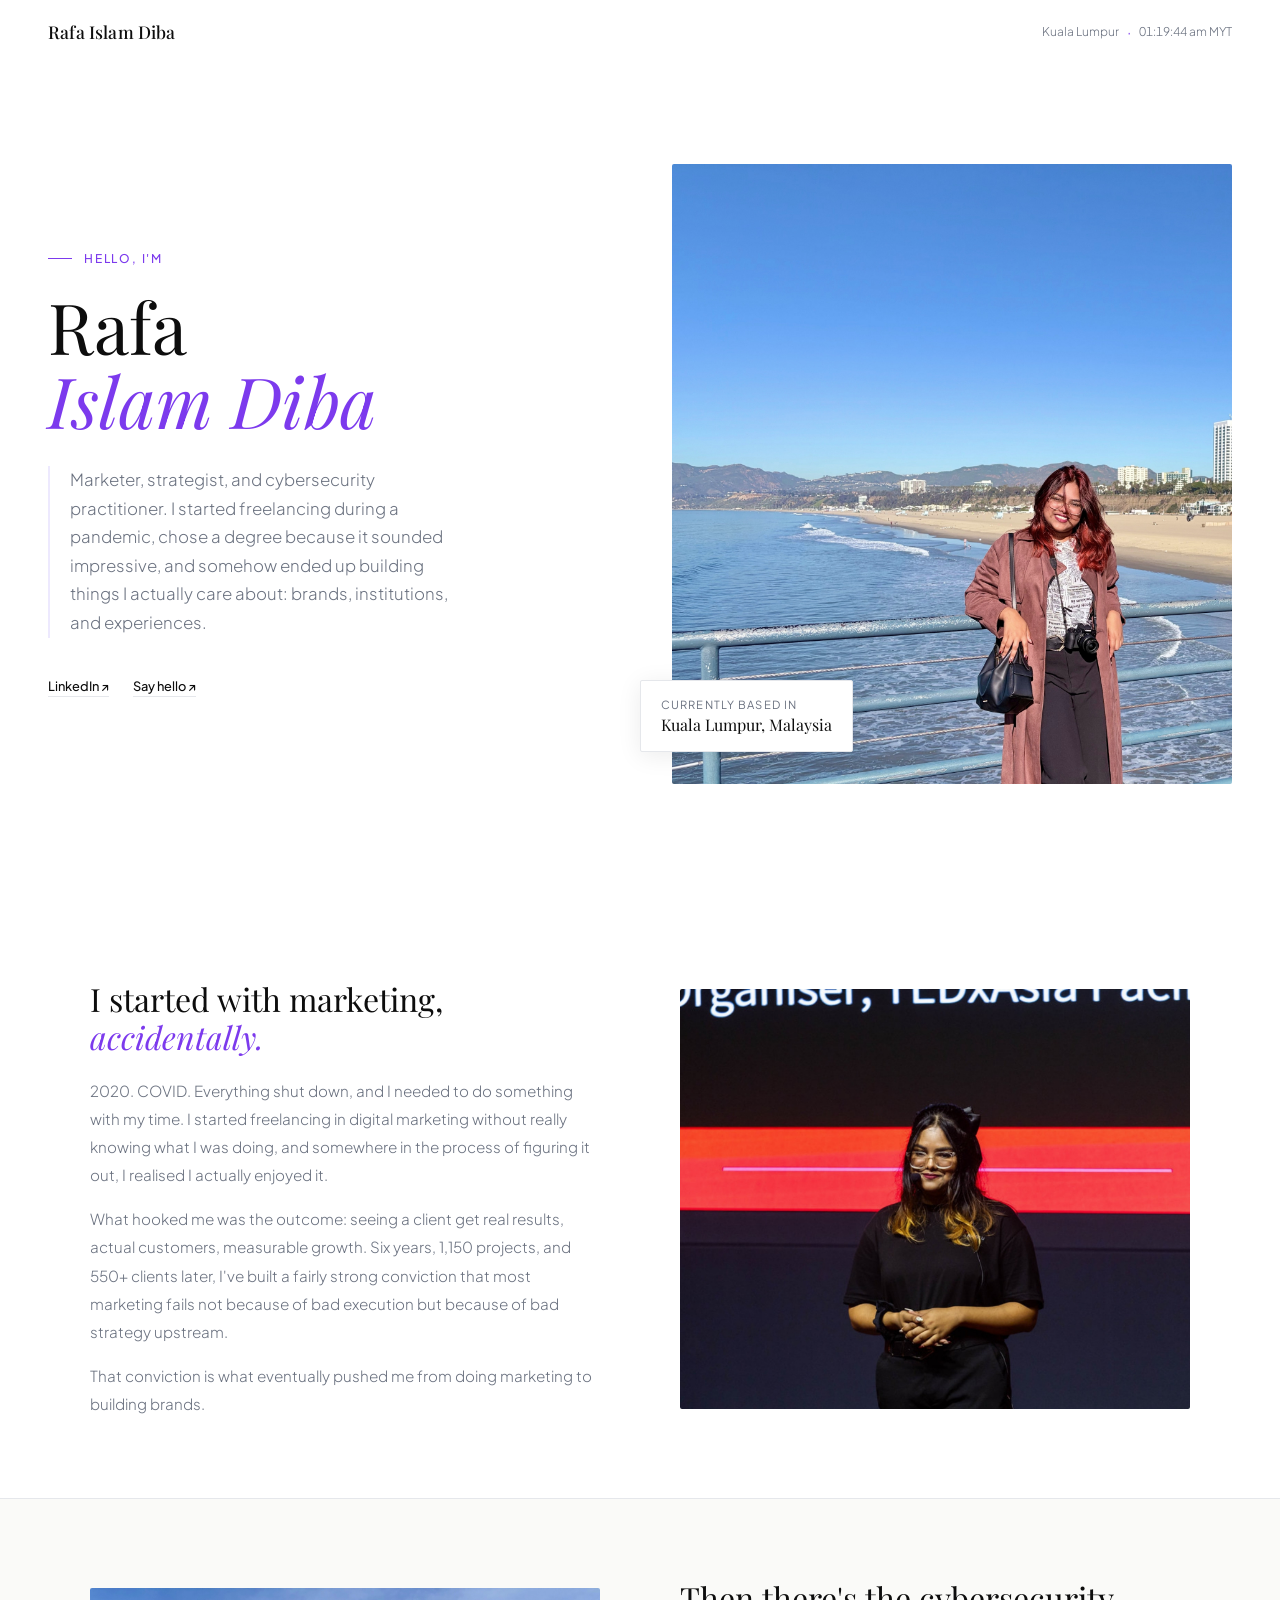
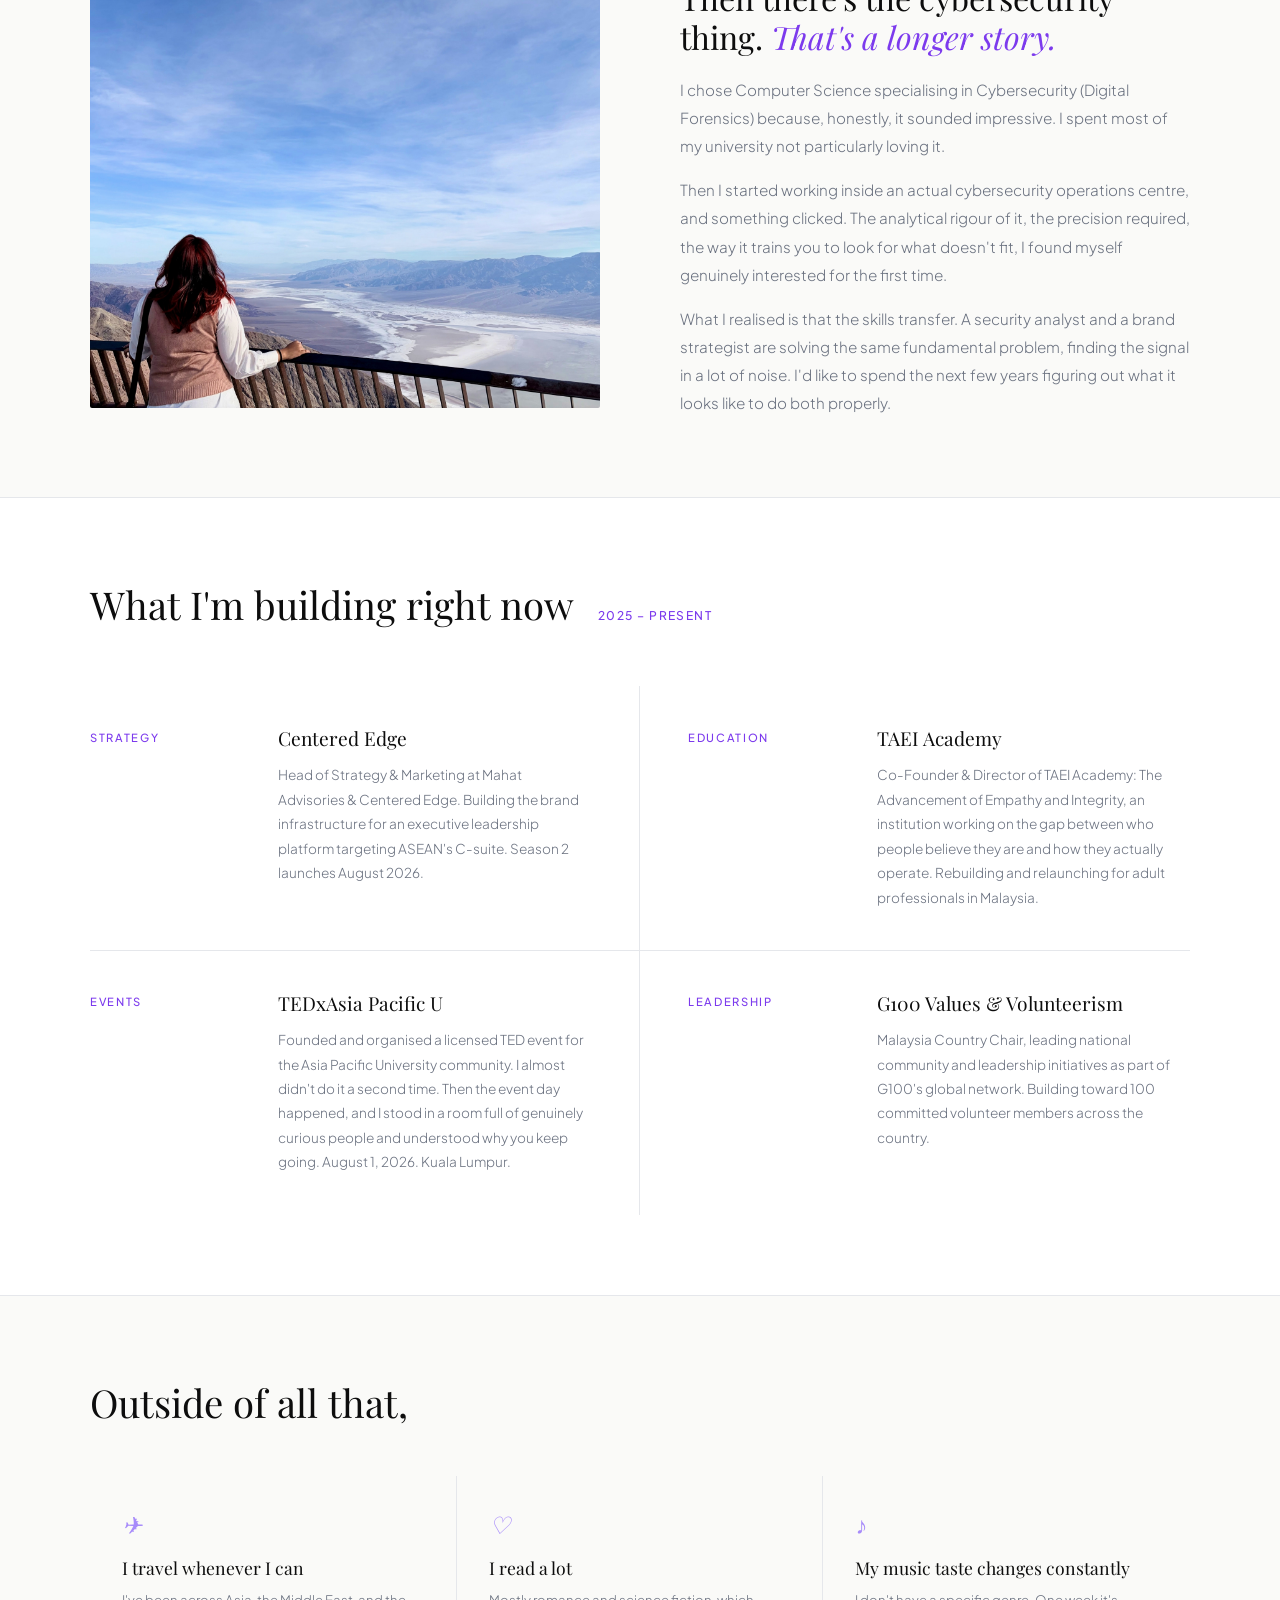
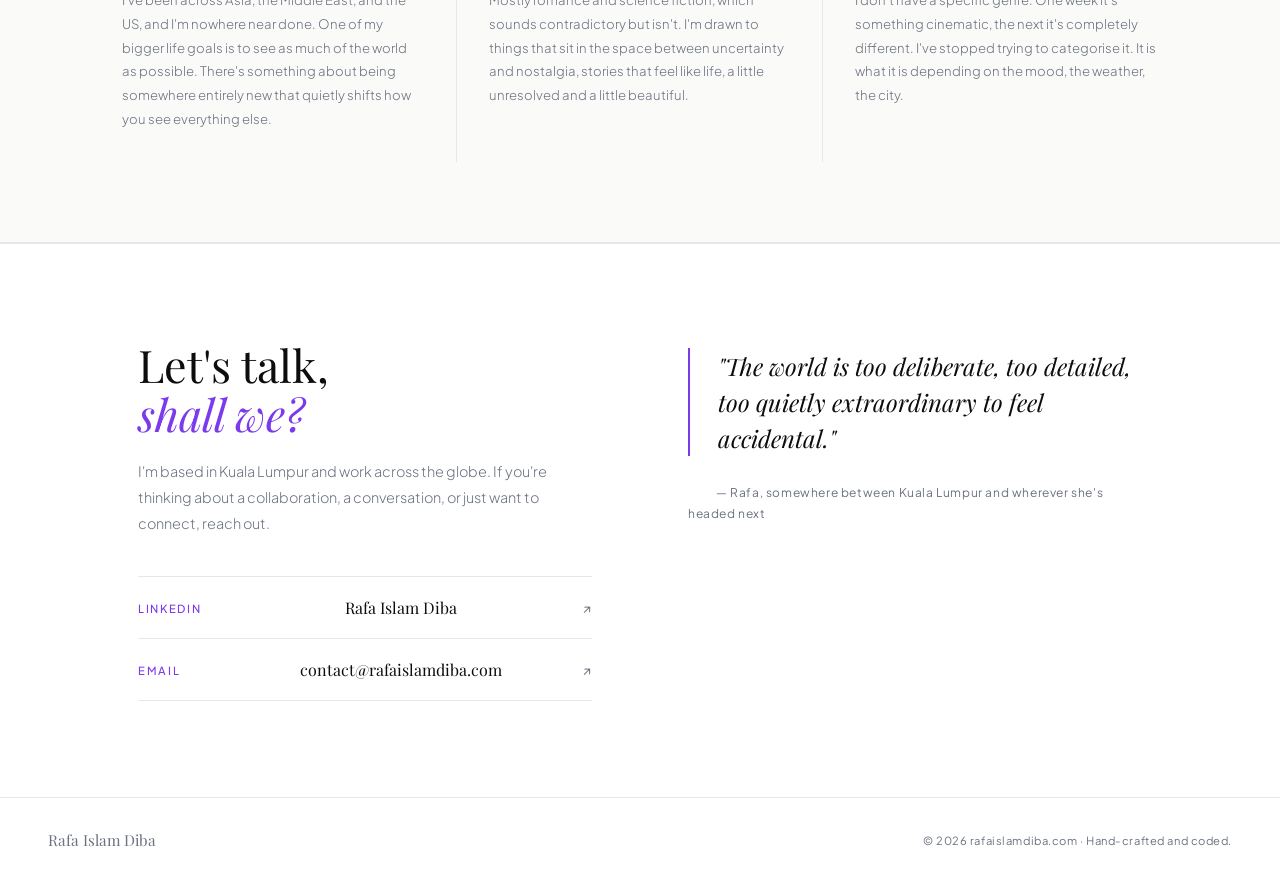
<file: index.html>
<!DOCTYPE html>
<html lang="en">
<head>
  <meta charset="UTF-8" />
  <meta name="viewport" content="width=device-width, initial-scale=1.0" />
  <title>Rafa Islam Diba: Marketing Strategist & Brand Builder | Kuala Lumpur</title>
  <meta name="description" content="Rafa Islam Diba is a marketing strategist, brand builder, and cybersecurity practitioner based in Kuala Lumpur. Co-Founder of TAEI Academy and Founder of TEDxAsia Pacific U." />
  <meta name="keywords" content="Rafa Islam Diba, Rafaya Islam Diba, marketing strategist, brand strategy, cybersecurity, digital marketing, Kuala Lumpur, ASEAN, TEDx, TAEI Academy" />
  <meta name="author" content="Rafa Islam Diba" />
  <meta property="og:title" content="Rafa Islam Diba: Marketing Strategist & Brand Builder" />
  <meta property="og:description" content="Marketer, strategist, and cybersecurity practitioner based in Kuala Lumpur. Building brands, institutions, and experiences across ASEAN." />
  <meta property="og:url" content="https://rafaislamdiba.com" />
  <meta property="og:type" content="website" />
  <meta name="twitter:card" content="summary" />
  <meta name="twitter:title" content="Rafa Islam Diba" />
  <meta name="twitter:description" content="Marketing strategist, brand builder, and cybersecurity practitioner based in Kuala Lumpur." />
  <link rel="icon" type="image/x-icon" href="favicon.ico" />
  <link rel="icon" type="image/png" sizes="32x32" href="favicon-32x32.png" />
  <link rel="icon" type="image/png" sizes="16x16" href="favicon-16x16.png" />
  <link rel="apple-touch-icon" href="apple-touch-icon.png" />
  <link rel="manifest" href="site.webmanifest" />
  <link rel="preconnect" href="https://fonts.googleapis.com">
  <link rel="preconnect" href="https://fonts.gstatic.com" crossorigin>
  <link href="https://fonts.googleapis.com/css2?family=Playfair+Display:ital,wght@0,400;0,500;0,700;1,400;1,500&family=Plus+Jakarta+Sans:wght@300;400;500&display=swap" rel="stylesheet">
  <style>
    *, *::before, *::after { box-sizing: border-box; margin: 0; padding: 0; }

    :root {
      --white: #ffffff;
      --off-white: #fafaf8;
      --black: #0d0d0d;
      --black-2: #1a1a1a;
      --purple: #7c3aed;
      --purple-light: #a78bfa;
      --purple-muted: #ede9fe;
      --gray: #6b7280;
      --gray-light: #f3f4f6;
      --border: #e5e7eb;
      --serif: 'Playfair Display', Georgia, serif;
      --sans: 'Plus Jakarta Sans', sans-serif;
    }

    html { scroll-behavior: smooth; }

    body {
      font-family: var(--sans);
      background: var(--white);
      color: var(--black);
      -webkit-font-smoothing: antialiased;
      overflow-x: hidden;
    }

    a { text-decoration: none; color: inherit; }

    /* NAV */
    nav {
      position: fixed;
      top: 0; left: 0; right: 0;
      z-index: 100;
      padding: 1.25rem 3rem;
      display: flex;
      align-items: center;
      justify-content: space-between;
      background: rgba(255,255,255,0.92);
      backdrop-filter: blur(12px);
      border-bottom: 1px solid transparent;
      transition: border-color 0.3s;
    }

    nav.scrolled { border-bottom-color: var(--border); }

    .nav-logo {
      font-family: var(--serif);
      font-size: 1.1rem;
      font-weight: 500;
      color: var(--black);
      letter-spacing: 0.01em;
    }

    .nav-right {
      display: flex;
      align-items: center;
      gap: 0.5rem;
      font-size: 0.75rem;
      color: var(--gray);
      font-weight: 300;
    }

    .nav-dot { color: var(--purple); font-size: 1rem; }

    #kl-time {
      font-variant-numeric: tabular-nums;
      min-width: 80px;
    }

    /* HERO */
    .hero {
      min-height: 100vh;
      display: grid;
      grid-template-columns: 1fr 1fr;
      align-items: center;
      padding: 7rem 3rem 4rem;
      gap: 4rem;
      position: relative;
    }

    .hero-left { max-width: 560px; }

    .hero-greeting {
      font-size: 0.75rem;
      font-weight: 500;
      letter-spacing: 0.15em;
      text-transform: uppercase;
      color: var(--purple);
      margin-bottom: 1.5rem;
      display: flex;
      align-items: center;
      gap: 0.75rem;
    }

    .hero-greeting::before {
      content: '';
      display: block;
      width: 24px;
      height: 1px;
      background: var(--purple);
    }

    .hero-name {
      font-family: var(--serif);
      font-size: clamp(3rem, 5.5vw, 5.5rem);
      font-weight: 400;
      line-height: 1.05;
      color: var(--black);
      margin-bottom: 0.5rem;
    }

    .hero-name em {
      font-style: italic;
      color: var(--purple);
    }

    .hero-tagline {
      font-size: 1.05rem;
      font-weight: 300;
      color: var(--gray);
      line-height: 1.7;
      margin-top: 1.75rem;
      max-width: 420px;
      border-left: 2px solid var(--purple-muted);
      padding-left: 1.25rem;
    }

    .hero-links {
      display: flex;
      gap: 1.5rem;
      margin-top: 2.5rem;
    }

    .hero-link {
      font-size: 0.8rem;
      font-weight: 500;
      color: var(--black);
      display: flex;
      align-items: center;
      gap: 0.4rem;
      padding-bottom: 2px;
      border-bottom: 1px solid var(--border);
      transition: color 0.2s, border-color 0.2s;
    }

    .hero-link:hover { color: var(--purple); border-bottom-color: var(--purple); }

    .hero-right {
      position: relative;
      height: 620px;
    }

    .hero-img-main {
      width: 100%;
      height: 100%;
      object-fit: cover;
      object-position: center top;
      border-radius: 2px;
      filter: grayscale(8%);
    }

    .hero-img-badge {
      position: absolute;
      bottom: 2rem;
      left: -2rem;
      background: var(--white);
      border: 1px solid var(--border);
      padding: 1rem 1.25rem;
      border-radius: 2px;
      box-shadow: 0 4px 24px rgba(0,0,0,0.08);
    }

    .hero-img-badge p {
      font-size: 0.7rem;
      color: var(--gray);
      margin-bottom: 0.2rem;
      text-transform: uppercase;
      letter-spacing: 0.1em;
    }

    .hero-img-badge strong {
      font-family: var(--serif);
      font-size: 1rem;
      font-weight: 400;
      color: var(--black);
    }

    /* DIVIDER */
    .section-divider {
      width: 100%;
      height: 1px;
      background: var(--border);
      margin: 0 3rem;
      width: calc(100% - 6rem);
    }

    /* STORY SECTIONS — Daniel Autry style */
    .story-section {
      padding: 5rem 3rem;
      border-bottom: 1px solid var(--border);
    }

    .story-grid {
      display: grid;
      grid-template-columns: 1fr 1fr;
      gap: 5rem;
      align-items: center;
      max-width: 1100px;
      margin: 0 auto;
    }

    .story-grid.reverse { direction: rtl; }
    .story-grid.reverse > * { direction: ltr; }

    .story-text h2 {
      font-family: var(--serif);
      font-size: clamp(1.6rem, 2.5vw, 2.4rem);
      font-weight: 400;
      line-height: 1.2;
      color: var(--black);
      margin-bottom: 1.25rem;
    }

    .story-text h2 em {
      font-style: italic;
      color: var(--purple);
    }

    .story-text p {
      font-size: 0.95rem;
      font-weight: 300;
      color: var(--gray);
      line-height: 1.85;
    }

    .story-text p + p { margin-top: 1rem; }

    .story-img {
      width: 100%;
      height: 420px;
      object-fit: cover;
      object-position: center;
      border-radius: 2px;
      filter: grayscale(5%);
    }

    .story-img.portrait {
      height: 520px;
      object-position: top center;
    }

    /* WHAT I DO — text only sections like Daniel */
    .what-section {
      padding: 5rem 3rem;
      border-bottom: 1px solid var(--border);
      max-width: 1100px;
      margin: 0 auto;
    }

    .what-header {
      display: flex;
      align-items: baseline;
      gap: 1.5rem;
      margin-bottom: 3.5rem;
    }

    .what-header h2 {
      font-family: var(--serif);
      font-size: clamp(1.8rem, 3vw, 2.8rem);
      font-weight: 400;
      color: var(--black);
    }

    .what-header span {
      font-size: 0.75rem;
      color: var(--purple);
      font-weight: 500;
      letter-spacing: 0.12em;
      text-transform: uppercase;
    }

    .what-items {
      display: grid;
      grid-template-columns: 1fr 1fr;
      gap: 0;
    }

    .what-item {
      padding: 2.5rem 0;
      border-bottom: 1px solid var(--border);
      display: grid;
      grid-template-columns: 1fr 2fr;
      gap: 2rem;
      align-items: start;
    }

    .what-item:nth-child(odd) { padding-right: 3rem; border-right: 1px solid var(--border); }
    .what-item:nth-child(even) { padding-left: 3rem; }
    .what-item:last-child, .what-item:nth-last-child(2):nth-child(odd) { border-bottom: none; }

    .what-item-label {
      font-size: 0.7rem;
      font-weight: 500;
      letter-spacing: 0.15em;
      text-transform: uppercase;
      color: var(--purple);
      padding-top: 0.2rem;
    }

    .what-item h3 {
      font-family: var(--serif);
      font-size: 1.2rem;
      font-weight: 400;
      color: var(--black);
      margin-bottom: 0.75rem;
      line-height: 1.3;
    }

    .what-item p {
      font-size: 0.85rem;
      font-weight: 300;
      color: var(--gray);
      line-height: 1.8;
    }

    /* PERSONAL SECTION */
    .personal-section {
      padding: 5rem 3rem;
      border-bottom: 1px solid var(--border);
      background: var(--off-white);
    }

    .personal-inner {
      max-width: 1100px;
      margin: 0 auto;
    }

    .personal-header {
      font-family: var(--serif);
      font-size: clamp(1.8rem, 3vw, 2.8rem);
      font-weight: 400;
      color: var(--black);
      margin-bottom: 3rem;
    }

    .personal-grid {
      display: grid;
      grid-template-columns: repeat(3, 1fr);
      gap: 0;
    }

    .personal-item {
      padding: 2rem;
      border-right: 1px solid var(--border);
    }

    .personal-item:last-child { border-right: none; }

    .personal-item-icon {
      font-family: var(--serif);
      font-size: 1.5rem;
      color: var(--purple-light);
      margin-bottom: 1rem;
      font-style: italic;
    }

    .personal-item h4 {
      font-family: var(--serif);
      font-size: 1.1rem;
      font-weight: 400;
      color: var(--black);
      margin-bottom: 0.6rem;
    }

    .personal-item p {
      font-size: 0.82rem;
      font-weight: 300;
      color: var(--gray);
      line-height: 1.8;
    }

    /* CONTACT */
    .contact-section {
      padding: 6rem 3rem;
      max-width: 1100px;
      margin: 0 auto;
      display: grid;
      grid-template-columns: 1fr 1fr;
      gap: 6rem;
      align-items: start;
    }

    .contact-left h2 {
      font-family: var(--serif);
      font-size: clamp(2rem, 3.5vw, 3rem);
      font-weight: 400;
      color: var(--black);
      margin-bottom: 1.25rem;
      line-height: 1.1;
    }

    .contact-left h2 em { font-style: italic; color: var(--purple); }

    .contact-left p {
      font-size: 0.9rem;
      font-weight: 300;
      color: var(--gray);
      line-height: 1.8;
      margin-bottom: 2.5rem;
    }

    .contact-links { display: flex; flex-direction: column; gap: 0; }

    .contact-link-item {
      display: flex;
      align-items: center;
      justify-content: space-between;
      padding: 1.25rem 0;
      border-bottom: 1px solid var(--border);
      transition: padding-left 0.25s;
    }

    .contact-link-item:hover { padding-left: 0.5rem; }

    .contact-link-item:first-child { border-top: 1px solid var(--border); }

    .contact-link-label {
      font-size: 0.7rem;
      font-weight: 500;
      letter-spacing: 0.15em;
      text-transform: uppercase;
      color: var(--purple);
      min-width: 80px;
    }

    .contact-link-value {
      font-family: var(--serif);
      font-size: 1rem;
      color: var(--black);
      font-weight: 400;
    }

    .contact-arrow { color: var(--gray); font-size: 0.85rem; }

    .contact-right {
      padding-top: 0.5rem;
    }

    .contact-right blockquote {
      font-family: var(--serif);
      font-size: 1.5rem;
      font-weight: 400;
      font-style: italic;
      color: var(--black);
      line-height: 1.5;
      border-left: 2px solid var(--purple);
      padding-left: 1.75rem;
      margin-bottom: 1.5rem;
    }

    .contact-right cite {
      font-size: 0.75rem;
      color: var(--gray);
      font-style: normal;
      letter-spacing: 0.05em;
      padding-left: 1.75rem;
    }

    /* FOOTER */
    footer {
      padding: 2rem 3rem;
      border-top: 1px solid var(--border);
      display: flex;
      align-items: center;
      justify-content: space-between;
      background: var(--white);
    }

    .footer-logo {
      font-family: var(--serif);
      font-size: 0.95rem;
      color: var(--gray);
      font-weight: 400;
    }

    .footer-copy {
      font-size: 0.7rem;
      color: var(--gray);
      letter-spacing: 0.05em;
    }

    /* REVEAL ANIMATIONS */
    .reveal {
      opacity: 1;
      transform: translateY(0);
      transition: opacity 0.7s ease, transform 0.7s ease;
    }

    .reveal.hidden {
      opacity: 0;
      transform: translateY(20px);
    }

    /* MOBILE */
    @media (max-width: 768px) {
      nav { padding: 1rem 1.25rem; }
      .hero { grid-template-columns: 1fr; padding: 6rem 1.25rem 3rem; gap: 2.5rem; min-height: auto; }
      .hero-right { height: 360px; }
      .hero-img-badge { left: 0.5rem; bottom: 0.5rem; }
      .story-section { padding: 3.5rem 1.25rem; }
      .story-grid, .story-grid.reverse { grid-template-columns: 1fr; direction: ltr; gap: 2rem; }
      .story-img { height: 280px; }
      .what-section { padding: 3.5rem 1.25rem; }
      .what-items { grid-template-columns: 1fr; }
      .what-item, .what-item:nth-child(odd), .what-item:nth-child(even) { padding: 1.75rem 0; border-right: none; border-bottom: 1px solid var(--border); }
      .personal-section { padding: 3.5rem 1.25rem; }
      .personal-grid { grid-template-columns: 1fr; }
      .personal-item { border-right: none; border-bottom: 1px solid var(--border); }
      .contact-section { grid-template-columns: 1fr; padding: 3.5rem 1.25rem; gap: 3rem; }
      footer { flex-direction: column; gap: 0.75rem; padding: 1.5rem 1.25rem; text-align: center; }
    }
  </style>
</head>
<body>

  <nav id="nav">
    <span class="nav-logo">Rafa Islam Diba</span>
    <div class="nav-right">
      <span>Kuala Lumpur</span>
      <span class="nav-dot">·</span>
      <span id="kl-time">--:--:-- --</span>
    </div>
  </nav>

  <!-- HERO -->
  <section class="hero">
    <div class="hero-left">
      <p class="hero-greeting">Hello, I'm</p>
      <h1 class="hero-name">Rafa<br><em>Islam Diba</em></h1>
      <p class="hero-tagline">Marketer, strategist, and cybersecurity practitioner. I started freelancing during a pandemic, chose a degree because it sounded impressive, and somehow ended up building things I actually care about: brands, institutions, and experiences.</p>
      <div class="hero-links">
        <a href="https://www.linkedin.com/in/rafaislamdiba948/" target="_blank" class="hero-link">LinkedIn ↗</a>
        <a href="mailto:contact@rafaislamdiba.com" class="hero-link">Say hello ↗</a>
      </div>
    </div>
    <div class="hero-right">
      <img src="santamonica.jpg" alt="Rafa at Santa Monica Pier" class="hero-img-main" />
      <div class="hero-img-badge">
        <p>Currently based in</p>
        <strong>Kuala Lumpur, Malaysia</strong>
      </div>
    </div>
  </section>

  <!-- MARKETING STORY -->
  <section class="story-section">
    <div class="story-grid">
      <div class="story-text reveal">
        <h2>I started with marketing, <em>accidentally.</em></h2>
        <p>2020. COVID. Everything shut down, and I needed to do something with my time. I started freelancing in digital marketing without really knowing what I was doing, and somewhere in the process of figuring it out, I realised I actually enjoyed it.</p>
        <p>What hooked me was the outcome: seeing a client get real results, actual customers, measurable growth. Six years, 1,150 projects, and 550+ clients later, I've built a fairly strong conviction that most marketing fails not because of bad execution but because of bad strategy upstream.</p>
        <p>That conviction is what eventually pushed me from doing marketing to building brands.</p>
      </div>
      <img src="tedx.jpg" alt="Rafa speaking on stage" class="story-img reveal" />
    </div>
  </section>

  <!-- CYBER STORY -->
  <section class="story-section" style="background: var(--off-white);">
    <div class="story-grid reverse">
      <div class="story-text reveal">
        <h2>Then there's the cybersecurity thing. <em>That's a longer story.</em></h2>
        <p>I chose Computer Science specialising in Cybersecurity (Digital Forensics) because, honestly, it sounded impressive. I spent most of my university not particularly loving it.</p>
        <p>Then I started working inside an actual cybersecurity operations centre, and something clicked. The analytical rigour of it, the precision required, the way it trains you to look for what doesn't fit, I found myself genuinely interested for the first time.</p>
        <p>What I realised is that the skills transfer. A security analyst and a brand strategist are solving the same fundamental problem, finding the signal in a lot of noise. I'd like to spend the next few years figuring out what it looks like to do both properly.</p>
      </div>
      <img src="deathvalley.jpg" alt="Rafa overlooking Death Valley" class="story-img reveal" />
    </div>
  </section>

  <!-- WHAT I'M BUILDING -->
  <section class="story-section">
    <div class="what-section" style="padding: 0; border-bottom: none;">
      <div class="what-header reveal">
        <h2>What I'm building right now</h2>
        <span>2025 – Present</span>
      </div>
      <div class="what-items">
        <div class="what-item reveal">
          <span class="what-item-label">Strategy</span>
          <div>
            <h3>Centered Edge</h3>
            <p>Head of Strategy & Marketing at Mahat Advisories & Centered Edge. Building the brand infrastructure for an executive leadership platform targeting ASEAN's C-suite. Season 2 launches August 2026.</p>
          </div>
        </div>
        <div class="what-item reveal">
          <span class="what-item-label">Education</span>
          <div>
            <h3>TAEI Academy</h3>
            <p>Co-Founder & Director of TAEI Academy: The Advancement of Empathy and Integrity, an institution working on the gap between who people believe they are and how they actually operate. Rebuilding and relaunching for adult professionals in Malaysia.</p>
          </div>
        </div>
        <div class="what-item reveal">
          <span class="what-item-label">Events</span>
          <div>
            <h3>TEDxAsia Pacific U</h3>
            <p>Founded and organised a licensed TED event for the Asia Pacific University community. I almost didn't do it a second time. Then the event day happened, and I stood in a room full of genuinely curious people and understood why you keep going. August 1, 2026. Kuala Lumpur.</p>
          </div>
        </div>
        <div class="what-item reveal">
          <span class="what-item-label">Leadership</span>
          <div>
            <h3>G100 Values & Volunteerism</h3>
            <p>Malaysia Country Chair, leading national community and leadership initiatives as part of G100's global network. Building toward 100 committed volunteer members across the country.</p>
          </div>
        </div>
      </div>
    </div>
  </section>

  <!-- PERSONAL -->
  <section class="personal-section">
    <div class="personal-inner">
      <h2 class="personal-header reveal">Outside of all that,</h2>
      <div class="personal-grid">
        <div class="personal-item reveal">
          <div class="personal-item-icon">✈</div>
          <h4>I travel whenever I can</h4>
          <p>I've been across Asia, the Middle East, and the US, and I'm nowhere near done. One of my bigger life goals is to see as much of the world as possible. There's something about being somewhere entirely new that quietly shifts how you see everything else.</p>
        </div>
        <div class="personal-item reveal">
          <div class="personal-item-icon">♡</div>
          <h4>I read a lot</h4>
          <p>Mostly romance and science fiction, which sounds contradictory but isn't. I'm drawn to things that sit in the space between uncertainty and nostalgia, stories that feel like life, a little unresolved and a little beautiful.</p>
        </div>
        <div class="personal-item reveal">
          <div class="personal-item-icon">♪</div>
          <h4>My music taste changes constantly</h4>
          <p>I don't have a specific genre. One week it's something cinematic, the next it's completely different. I've stopped trying to categorise it. It is what it is depending on the mood, the weather, the city.</p>
        </div>
      </div>
    </div>
  </section>

  <!-- CONTACT -->
  <section style="border-top: 1px solid var(--border);">
    <div class="contact-section">
      <div class="contact-left reveal">
        <h2>Let's talk,<br><em>shall we?</em></h2>
        <p>I'm based in Kuala Lumpur and work across the globe. If you're thinking about a collaboration, a conversation, or just want to connect, reach out.</p>
        <div class="contact-links">
          <a href="https://linkedin.com/in/rafayaislamdiba" target="_blank" class="contact-link-item">
            <span class="contact-link-label">LinkedIn</span>
            <span class="contact-link-value">Rafa Islam Diba</span>
            <span class="contact-arrow">↗</span>
          </a>
          <a href="/cdn-cgi/l/email-protection#8ce4e9e0e0e3ccfeedeaede5ffe0ede1e8e5eeeda2efe3e1" class="contact-link-item">
            <span class="contact-link-label">Email</span>
            <span class="contact-link-value">contact@rafaislamdiba.com</span>
            <span class="contact-arrow">↗</span>
          </a>
        </div>
      </div>
      <div class="contact-right reveal">
        <blockquote>"The world is too deliberate, too detailed, too quietly extraordinary to feel accidental."</blockquote>
        <cite>— Rafa, somewhere between Kuala Lumpur and wherever she's headed next</cite>
      </div>
    </div>
  </section>

  <footer>
    <span class="footer-logo">Rafa Islam Diba</span>
    <span class="footer-copy">© 2026 rafaislamdiba.com · Hand-crafted and coded.</span>
  </footer>

  <script>
    // KL live clock
    function updateClock() {
      const now = new Date();
      const kl = new Intl.DateTimeFormat('en-MY', {
        timeZone: 'Asia/Kuala_Lumpur',
        hour: '2-digit', minute: '2-digit', second: '2-digit',
        hour12: true
      }).format(now);
      const el = document.getElementById('kl-time');
      if (el) el.textContent = kl + ' MYT';
    }
    updateClock();
    setInterval(updateClock, 1000);

    // Nav scroll
    window.addEventListener('scroll', () => {
      document.getElementById('nav').classList.toggle('scrolled', window.scrollY > 40);
    }, { passive: true });

    // Reveal on scroll — progressive enhancement
    try {
      const reveals = document.querySelectorAll('.reveal');
      reveals.forEach(el => el.classList.add('hidden'));
      const observer = new IntersectionObserver((entries) => {
        entries.forEach((entry) => {
          if (entry.isIntersecting) {
            entry.target.classList.remove('hidden');
            observer.unobserve(entry.target);
          }
        });
      }, { threshold: 0.08 });
      reveals.forEach(el => observer.observe(el));
    } catch(e) {
      document.querySelectorAll('.reveal').forEach(el => el.classList.remove('hidden'));
    }
  </script>
</body>
</html>
</file>
